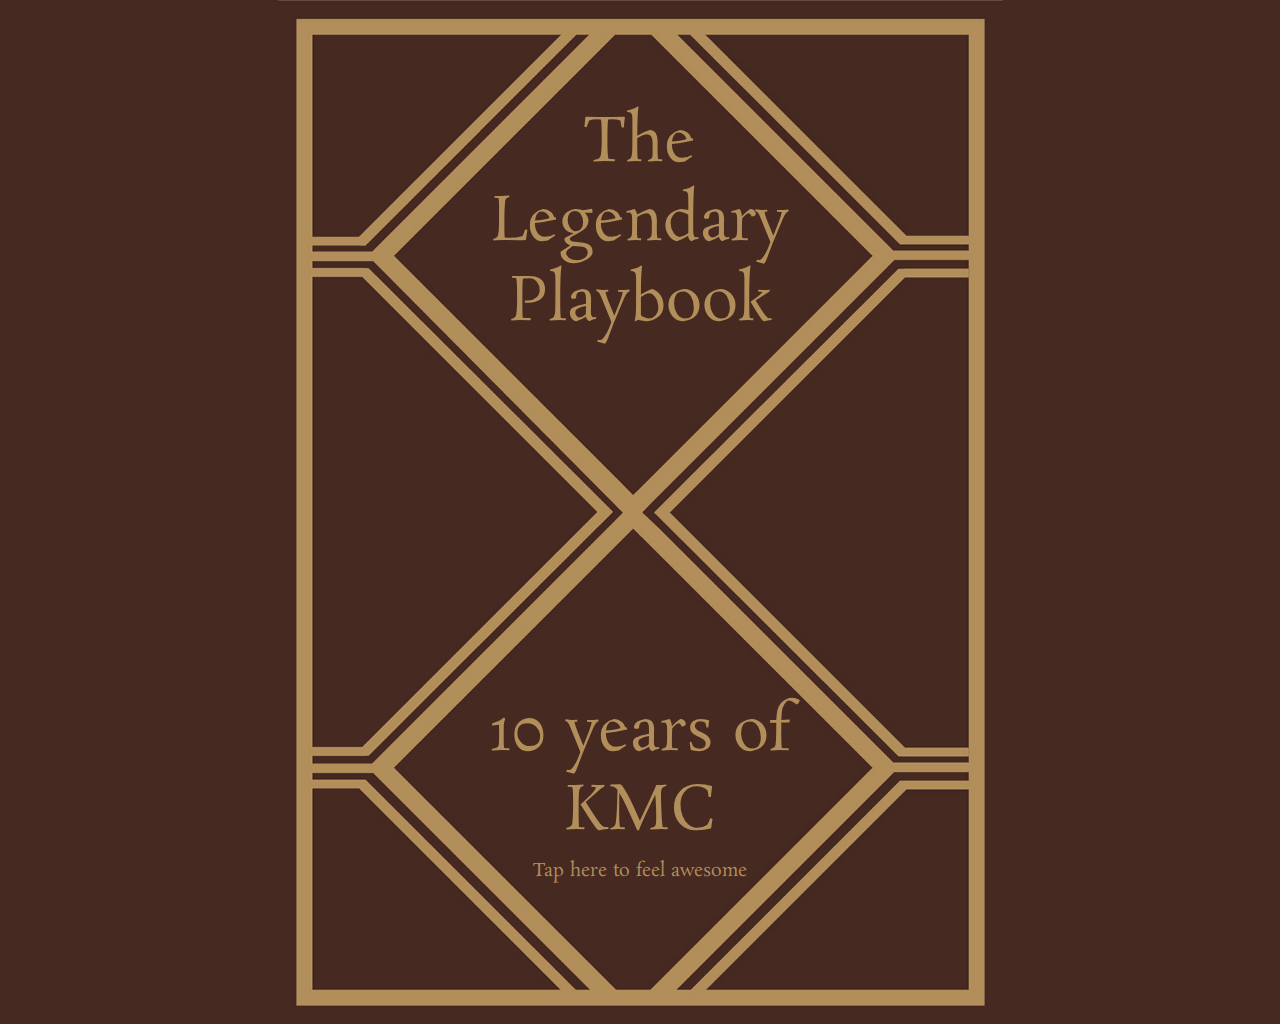
<file: index.html>
<!DOCTYPE html>
<html lang="en">
<head>
	<meta http-equiv="X-UA-Compatible" content="IE=edge">
	<meta charset="UTF-8">
	<meta name="description" content="KMC Savills">
	<meta name="keywords" content="KMC Savills">
	<meta name="author" content="KMC Savills">
	<meta name="viewport" content="width=device-width, initial-scale=1.0">
	<title>KMC | The Legendary Playbook</title>
	<link rel="stylesheet" type="text/css" href="css/bootstrap.min.css">
	<link rel="stylesheet" type="text/css" href="css/slick.css">
	<link rel="stylesheet" type="text/css" href="css/magnific-popup.css">
	<link rel="stylesheet" type="text/css" href="http://use.fontawesome.com/releases/v5.0.13/css/all.css" integrity="sha384-DNOHZ68U8hZfKXOrtjWvjxusGo9WQnrNx2sqG0tfsghAvtVlRW3tvkXWZh58N9jp" crossorigin="anonymous">
	<link href="https://fonts.googleapis.com/css?family=Rosarivo&display=swap" rel="stylesheet">
	<link rel="stylesheet" type="text/css" href="css/styles.css">
	<script type="text/javascript" src="scripts/jquery.min.js"></script>
	<script type="text/javascript" src="scripts/jquery.magnific-popup.min.js"></script>
	<script type="text/javascript" src="scripts/bootstrap.min.js"></script>
	<script type="text/javascript" src="scripts/bowser.js"></script>
	<script type="text/javascript" src="scripts/slick.min.js"></script>
	<script type="text/javascript" src="scripts/script.js"></script>
</head>

<body>
	<div id="main-wrapper">

		<section class="playbook-wrap front-wrap">
			<div class="container">
				<a href="playbook-page-1.html">
					<div class="front-text front-text-top">
						<h1>The<br>Legendary<br>Playbook</h1>
					</div>
					<div class="front-text front-text-bottom">
						<h2>10 years of<br>KMC</h2>
						<span>Tap here to feel awesome</span>
					</div>
				</a>
			</div>
		</section>

	</div> <!-- End of main wrapper -->
</body>
</html>
</file>
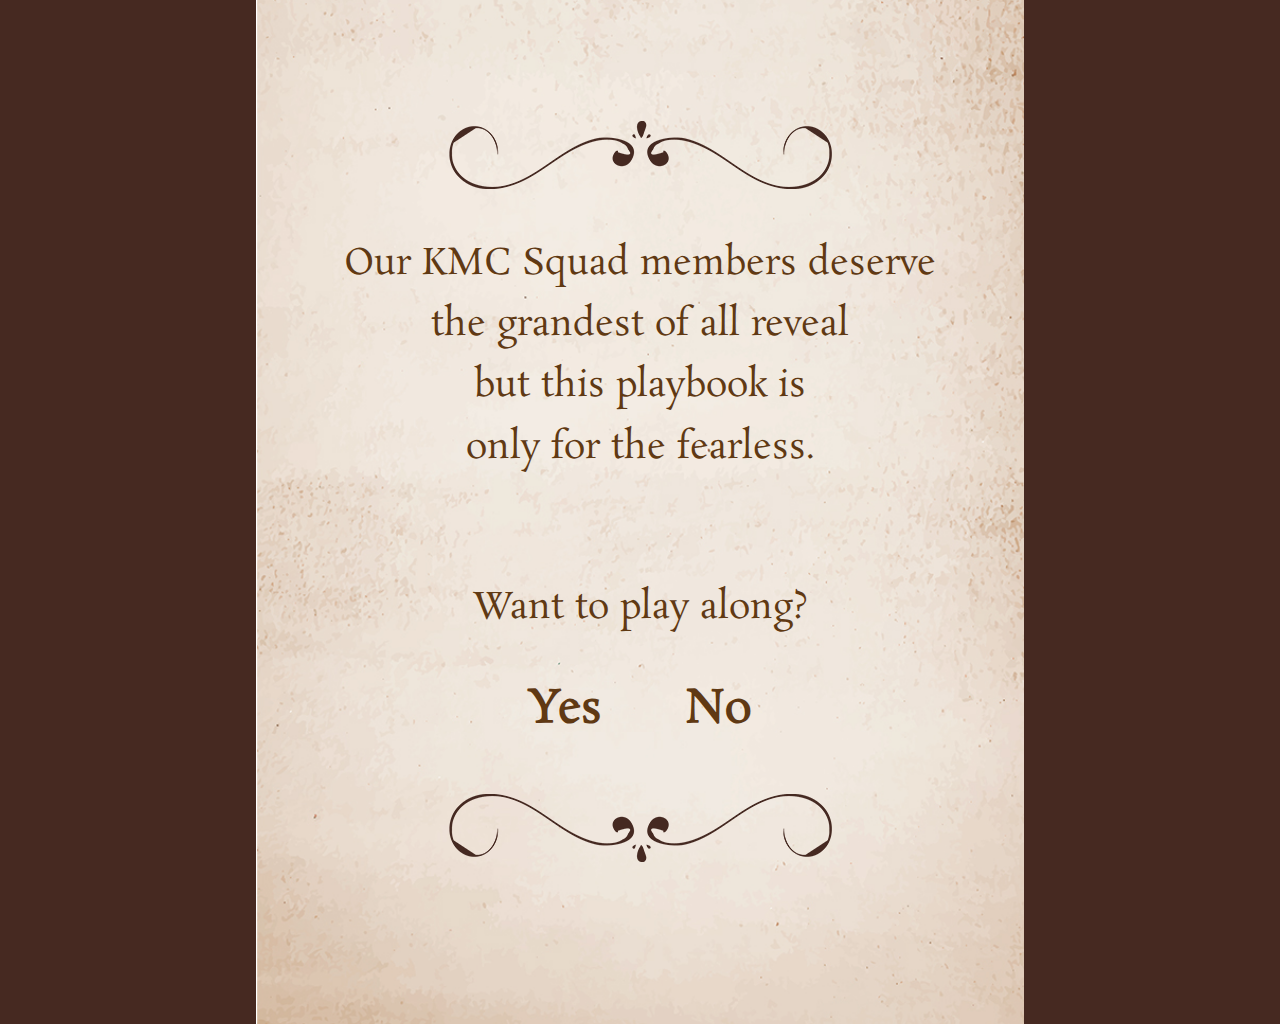
<file: playbook-page-1.html>
<!DOCTYPE html>
<html lang="en">
<head>
	<meta http-equiv="X-UA-Compatible" content="IE=edge">
	<meta charset="UTF-8">
	<meta name="description" content="KMC Savills">
	<meta name="keywords" content="KMC Savills">
	<meta name="author" content="KMC Savills">
	<meta name="viewport" content="width=device-width, initial-scale=1.0">
	<title>KMC | The Legendary Playbook</title>
	<link rel="stylesheet" type="text/css" href="css/bootstrap.min.css">
	<link rel="stylesheet" type="text/css" href="css/slick.css">
	<link rel="stylesheet" type="text/css" href="css/magnific-popup.css">
	<link rel="stylesheet" type="text/css" href="http://use.fontawesome.com/releases/v5.0.13/css/all.css" integrity="sha384-DNOHZ68U8hZfKXOrtjWvjxusGo9WQnrNx2sqG0tfsghAvtVlRW3tvkXWZh58N9jp" crossorigin="anonymous">
	<link href="https://fonts.googleapis.com/css?family=Rosarivo&display=swap" rel="stylesheet">
	<link rel="stylesheet" type="text/css" href="css/styles.css">
	<script type="text/javascript" src="scripts/jquery.min.js"></script>
	<script type="text/javascript" src="scripts/jquery.magnific-popup.min.js"></script>
	<script type="text/javascript" src="scripts/bootstrap.min.js"></script>
	<script type="text/javascript" src="scripts/bowser.js"></script>
	<script type="text/javascript" src="scripts/slick.min.js"></script>
	<script type="text/javascript" src="scripts/script.js"></script>
</head>

<body>
	<div id="main-wrapper">

		<section class="playbook-wrap playbook-page-1-wrap">
			<div class="playbook-container">
				<div class="playbook-page-1-img playbook-page-1-img-top">
					<img class="img-responsive" src="images/design-abstract-top.png" alt="Playbook">
				</div>

				<div class="playbook-page-1-text">
					<h1>Our KMC Squad members deserve<br>
					the grandest of all reveal<br>
					but this playbook is<br>
					only for the fearless.</h1>
					<h2>Want to play along?</h2>
					<a href="playbook-page-2.html"><strong>Yes</strong></a>
					<a href="index.html"><strong>No</strong></a>
				</div>

				<div class="playbook-page-1-img playbook-page-1-img-bottom">
					<img class="img-responsive" src="images/design-abstract-bottom.png" alt="Playbook">
				</div>
			</div>
		</section>

	</div> <!-- End of main wrapper -->
</body>
</html>
</file>
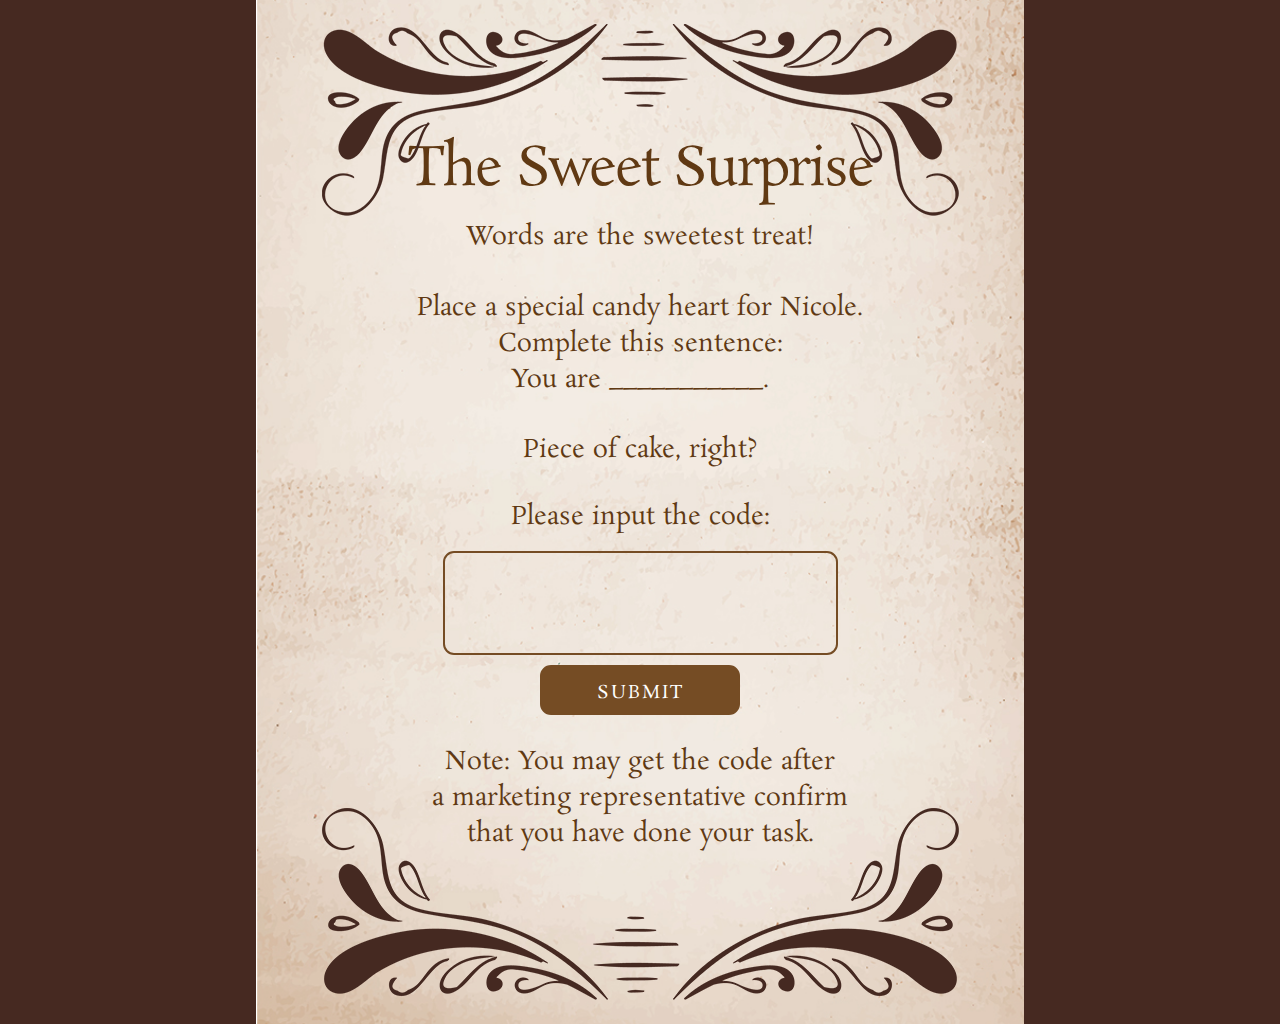
<file: playbook-page-2.html>
<!DOCTYPE html>
<html lang="en">
<head>
	<meta http-equiv="X-UA-Compatible" content="IE=edge">
	<meta charset="UTF-8">
	<meta name="description" content="KMC Savills">
	<meta name="keywords" content="KMC Savills">
	<meta name="author" content="KMC Savills">
	<meta name="viewport" content="width=device-width, initial-scale=1.0">
	<title>KMC | The Legendary Playbook</title>
	<link rel="stylesheet" type="text/css" href="css/bootstrap.min.css">
	<link rel="stylesheet" type="text/css" href="css/slick.css">
	<link rel="stylesheet" type="text/css" href="css/magnific-popup.css">
	<link rel="stylesheet" type="text/css" href="http://use.fontawesome.com/releases/v5.0.13/css/all.css" integrity="sha384-DNOHZ68U8hZfKXOrtjWvjxusGo9WQnrNx2sqG0tfsghAvtVlRW3tvkXWZh58N9jp" crossorigin="anonymous">
	<link href="https://fonts.googleapis.com/css?family=Rosarivo&display=swap" rel="stylesheet">
	<link rel="stylesheet" type="text/css" href="css/styles.css">
	<script type="text/javascript" src="scripts/jquery.min.js"></script>
	<script type="text/javascript" src="scripts/jquery.magnific-popup.min.js"></script>
	<script type="text/javascript" src="scripts/bootstrap.min.js"></script>
	<script type="text/javascript" src="scripts/bowser.js"></script>
	<script type="text/javascript" src="scripts/slick.min.js"></script>
	<script type="text/javascript" src="scripts/script.js"></script>
</head>

<body>
	<div id="main-wrapper">

		<section class="playbook-wrap playbook-page-2-wrap">
			<div class="playbook-container">
				<div class="playbook-page-2-img playbook-page-2-img-top">
					<img class="img-responsive" src="images/design-abstract-top-1.png" alt="Playbook">
				</div>

				<div class="playbook-page-2-text">
                    <h1>The Sweet Surprise</h1>
                    <p>Words are the sweetest treat! </p>
                    <p>Place a special candy heart for Nicole. <br>
					Complete this sentence: <br>
					You are ___________.</p>
                    <p> Piece of cake, right? </p>
                </div>
                <div class="playbook-page-2-code">
                    <h2>Please input the code:</h2>
                    <!-- <form> -->
                        <input id="playbook-input" type="text" name="playbook-code">
                        <button id="playbook-submit">Submit</button>
                    <!-- </form> -->
                    <p>Note: You may get the code after<br>
                    a marketing representative confirm<br>
                    that you have done your task.</p>
                </div>

				<div class="playbook-page-2-img playbook-page-2-img-bottom">
					<img class="img-responsive" src="images/design-abstract-bottom-1.png" alt="Playbook">
				</div>
			</div>
		</section>

	</div> <!-- End of main wrapper -->
</body>
</html>
</file>
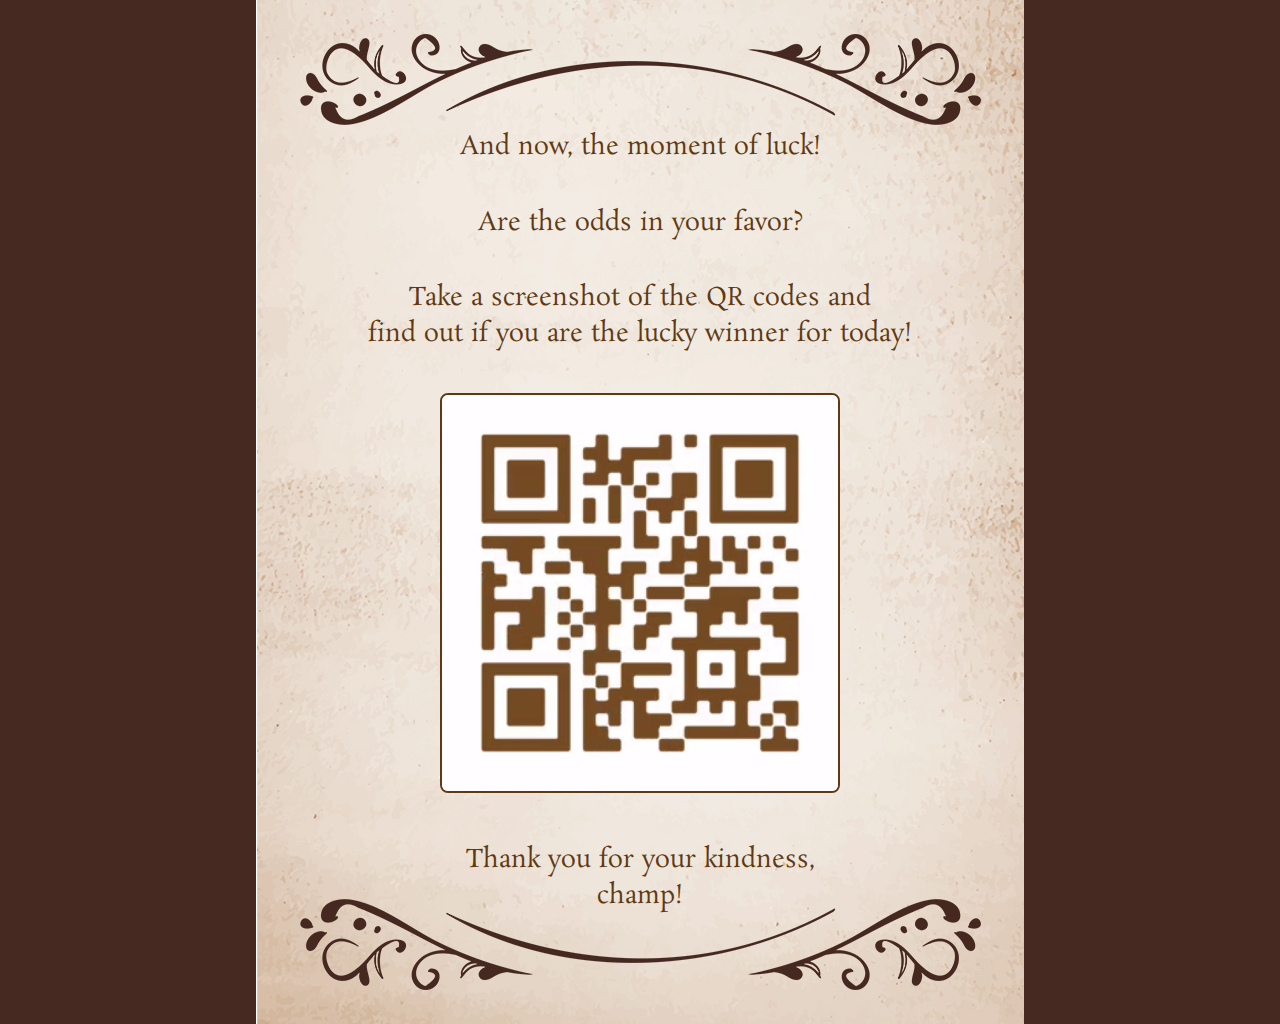
<file: playbook-page-3.html>
<!DOCTYPE html>
<html lang="en">
<head>
	<meta http-equiv="X-UA-Compatible" content="IE=edge">
	<meta charset="UTF-8">
	<meta name="description" content="KMC Savills">
	<meta name="keywords" content="KMC Savills">
	<meta name="author" content="KMC Savills">
	<meta name="viewport" content="width=device-width, initial-scale=1.0">
	<title>KMC | The Legendary Playbook</title>
	<link rel="stylesheet" type="text/css" href="css/bootstrap.min.css">
	<link rel="stylesheet" type="text/css" href="css/slick.css">
	<link rel="stylesheet" type="text/css" href="css/magnific-popup.css">
	<link rel="stylesheet" type="text/css" href="http://use.fontawesome.com/releases/v5.0.13/css/all.css" integrity="sha384-DNOHZ68U8hZfKXOrtjWvjxusGo9WQnrNx2sqG0tfsghAvtVlRW3tvkXWZh58N9jp" crossorigin="anonymous">
	<link href="https://fonts.googleapis.com/css?family=Rosarivo&display=swap" rel="stylesheet">
	<link rel="stylesheet" type="text/css" href="css/styles.css">
	<script type="text/javascript" src="scripts/jquery.min.js"></script>
	<script type="text/javascript" src="scripts/jquery.magnific-popup.min.js"></script>
	<script type="text/javascript" src="scripts/bootstrap.min.js"></script>
	<script type="text/javascript" src="scripts/bowser.js"></script>
	<script type="text/javascript" src="scripts/slick.min.js"></script>
	<script type="text/javascript" src="scripts/script.js"></script>
</head>

<body>
	<div id="main-wrapper">

		<section class="playbook-wrap playbook-page-3-wrap">
			<div class="playbook-container">
				<div class="playbook-page-3-img playbook-page-3-img-top">
					<img class="img-responsive" src="images/design-abstract-top-2.png" alt="Playbook">
				</div>

				<div class="playbook-page-3-text">
                    <p>And now, the moment of luck!</p>
                    <p>Are the odds in your favor?</p>
                    <p>Take a screenshot of the QR codes and<br>
                    find out if you are the lucky winner for today!</p>
                </div>

                <div class="playbook-page-3-qr-code">
                    <img class="img-responsive" src="images/qr-codes.gif" alt="QR">
                </div>

                <div class="playbook-page-3-text-bottom">
                    <p>Thank you for your kindness,<br>champ!</p>
                </div>
                
				<div class="playbook-page-3-img playbook-page-3-img-bottom">
					<img class="img-responsive" src="images/design-abstract-bottom-2.png" alt="Playbook">
				</div>
			</div>
		</section>

	</div> <!-- End of main wrapper -->
</body>
</html>
</file>
<file: css/styles.css>
/*

Website Name: 
Theme URI: 
Description: 
Author: KMC Savills - Marketing (Web Developer - Manuel Aldrin Balbino)
Version: 1.0
Tags: 
License: 
License URI: 
*/

/****************************************
GLOBAL
****************************************/
body{
	background: #462921;
	color: #000;
	padding: 0;
	margin: 0;
	font-family: 'Rosarivo', serif;
	font-size: 12px;
	font-weight: 400;
	border: 0;
	box-sizing: border-box;
}

	body.overflow-body{
		overflow: hidden;
	}

	body.modal-open{
		padding-right: 0px !important;
	}

	body *{
		box-sizing: border-box;
	}

	ul, ol{
		padding-left: 0;
		list-style:  none;
	}

	.table{
		margin-bottom: 0;
	}

	a,
	a:hover,
	a:visited,
	a:focus,
	button,
	input,
	select,
	textarea,
	.slick-slide,
	.slick-arrow{
		outline: 0;
		border-radius: 0;
		-webkit-appearance: none;
		-moz-appearance: none;
		-o-appearance: none;
		text-decoration: none;
	}

	.section-wrapper{
		position: relative;
	}

	.hide{
		display: none;
	}

	#main-wrapper{
		overflow: hidden;
	}

	.ease-fast{
		transition: all 0.3s;
		-webkit-transition: all 0.3s;
		-moz-transition: all 0.3s;
		-o-transition: all 0.3s;
	}

	.ease-slow{
		transition: all 0.5s;
		-webkit-transition: all 0.5s;
		-moz-transition: all 0.5s;
		-o-transition: all 0.5s;
	}

	.custom-container{
		width: 100%;
	}

	.section-bg{
		background: #fff;
		position: relative;
		z-index: 100;
	}

	.container-rel{
		position: relative;
		z-index: 100;
	}

	.no-margin{
		margin-left: 0;
		margin-right: 0;
	}

	.no-gutter{
		padding-left: 0;
		padding-right: 0;
	}

	.center-section {
	    position: absolute;
		left: 50%;
		top: 50%;
		transform: translateX(-50%) translateY(-50%);
		padding: 50px 0;
		z-index: 200;
	}


/*Magnific popup*/
/* overlay at start */
.mfp-fade.mfp-bg {
  opacity: 0;
  -webkit-transition: all 0.15s ease-out;
  -moz-transition: all 0.15s ease-out;
  transition: all 0.15s ease-out;
}

	/* overlay animate in */
	.mfp-fade.mfp-bg.mfp-ready {
	  opacity: 0.8;
	}

	/* overlay animate out */
	.mfp-fade.mfp-bg.mfp-removing {
	  opacity: 0;
	}

	/* content at start */
	.mfp-fade.mfp-wrap .mfp-content {
	  opacity: 0;
	  -webkit-transition: all 0.15s ease-out;
	  -moz-transition: all 0.15s ease-out;
	  transition: all 0.15s ease-out;
	}

	/* content animate it */
	.mfp-fade.mfp-wrap.mfp-ready .mfp-content {
	  opacity: 1;
	}

	/* content animate out */
	.mfp-fade.mfp-wrap.mfp-removing .mfp-content {
	  opacity: 0;
	}

	.mfp-zoom-out-cur .mfp-image-holder .mfp-figure .mfp-close {
	    position: absolute;
	    right: 0;
	    top: 0;
	    width: auto;
	    cursor: pointer;
	}

	.mfp-wrap .mfp-container{
		cursor: default;
	}

/* Main */
	#main-wrapper{
		max-width: 768px;
		width: 100%;
		margin: auto;
	}

	.playbook-wrap{
		position: relative;
		min-height: 1024px;
	}

	.playbook-container {
		float: left;
		width: 100%;
	}

/* Front Page */
.front-wrap{
	background: url(../images/playbook-cover.jpg) no-repeat center / contain;
}

	.front-wrap a{
		display: block;
		width: 100%;
		height: 100%;
		position: absolute;
		left: 0;
		top: 0;
		color: #b28e5a;
		text-align: center;
		line-height: 1;
	}

	.front-text h1,
	.front-text h2 {
		line-height: 1.3;
		font-size: 61px;
	}

	.front-text.front-text-top {
		margin-top: 105px;
	}

	.front-text.front-text-bottom {
		margin-top: 351px;
	}

	.front-text.front-text-bottom span{
		font-size: 18px;
	}

/* Playbook Page 1 */
.playbook-page-1-wrap{
	background: url(../images/playbook-page-1-cover.jpg) no-repeat center / cover;
	text-align: center;
}

	.playbook-page-1-img img{
		margin: auto;
	}

	.playbook-page-1-img-top{
		margin: 121px 0 45px;
	}

	.playbook-page-1-img-bottom{
		margin: 51px 0 0 ;
	}

	.playbook-page-1-text *{
		color: #603913;
		font-size: 36px;
	}

	.playbook-page-1-text h1{
		line-height: 1.7;
	}

	.playbook-page-1-text h2{
		margin: 110px 0 50px;
	}

	.playbook-page-1-text a{
		display: inline-block;
		vertical-align: middle;
		margin: 0 40px 0;
	}

	.playbook-page-1-text a strong{
		font-size: 45px;
	}

/* Playbook Page 2 */
.playbook-page-2-wrap{
	background: url(../images/playbook-page-1-cover.jpg) no-repeat center / cover;
	text-align: center;
	color: #603913;
}

	.playbook-page-2-img img{
		margin: auto;
	}

	.playbook-page-2-img.playbook-page-2-img-top {
		position: absolute;
		left: 0;
		top: 24px;
		width: 100%;
	}

	.playbook-page-2-img.playbook-page-2-img-bottom {
		position: absolute;
		left: 0;
		bottom: 24px;
		width: 100%;
	}

	.playbook-page-2-text h1{
		font-size: 54px;
		letter-spacing: -2px;
		margin: 0 0 20px;
	}

	.playbook-page-2-text {
		margin: 141px 0 0;
	}

	.playbook-page-2-text p{
		font-size: 25px;
		margin: 0 0 35px;
	}

	.playbook-page-2-code input {
		border: 2px solid #754c24;
		height: 104px;
		width: 395px;
		background: transparent;
		border-radius: 11px;
		margin: 20px 0 0;
		font-size: 45px;
		text-align: center;
		padding: 0 10px;
	}

	.playbook-page-2-code button {
		border: 2px solid #754c24;
		height: 50px;
		width: 200px;
		background: #754c24;
		color: #fff;
		border-radius: 11px;
		display: block;
		margin: 10px auto;
		font-size: 18px;
		line-height: 50px;
		text-transform: uppercase;
		letter-spacing: 2px;
	}

	.playbook-page-2-code h2{
		margin: 0;
		font-size: 25px;
	}

	.playbook-page-2-code p{
		font-size: 25px;
		margin: 30px 0 0;
	}

/* Playbook Page 2 */
.playbook-page-3-wrap{
	background: url(../images/playbook-page-1-cover.jpg) no-repeat center / cover;
	text-align: center;
	color: #603913;
}

	.playbook-page-3-img img{
		margin: auto;
	}

	.playbook-page-3-qr-code img {
		width: 100%;
	}

	.playbook-page-3-img.playbook-page-3-img-top {
		position: absolute;
		left: 0;
		top: 34px;
		width: 100%;
	}

	.playbook-page-3-img.playbook-page-3-img-bottom {
		position: absolute;
		left: 0;
		bottom: 34px;
		width: 100%;
	}

	.playbook-page-3-text {
		color: #603913;
		font-size: 25px;
		margin: 130px 0 0;
	}

	.playbook-page-3-text p{
		margin: 0 0 40px;
	}

	.playbook-page-3-qr-code{
		min-height: 400px;
		max-width: 400px;
		width: 100%;
		margin: auto;
		border: 2px solid #603913;
		border-radius: 8px;
		overflow: hidden;
	}

	.playbook-page-3-text-bottom {
		color: #603913;
		font-size: 25px;
		margin: 50px 0 0;
	}

/****************************************
MEDIA QUERIES
****************************************/

/* Large Devices, Wide Screens */
@media only screen and (max-width : 1199px) {

}

/* Medium Devices, Desktops */
@media only screen and (max-width : 991px) {

}

/* Small Devices, Tablets */
@media only screen and (max-width : 767px) {

}

@media only screen and (max-width : 576px) {

}

/* Extra Small Devices, Phones */ 
@media only screen and (max-width : 480px) {

}
/* Custom, iPhone Retina */ 
@media only screen and (max-width : 320px) {

}
</file>
